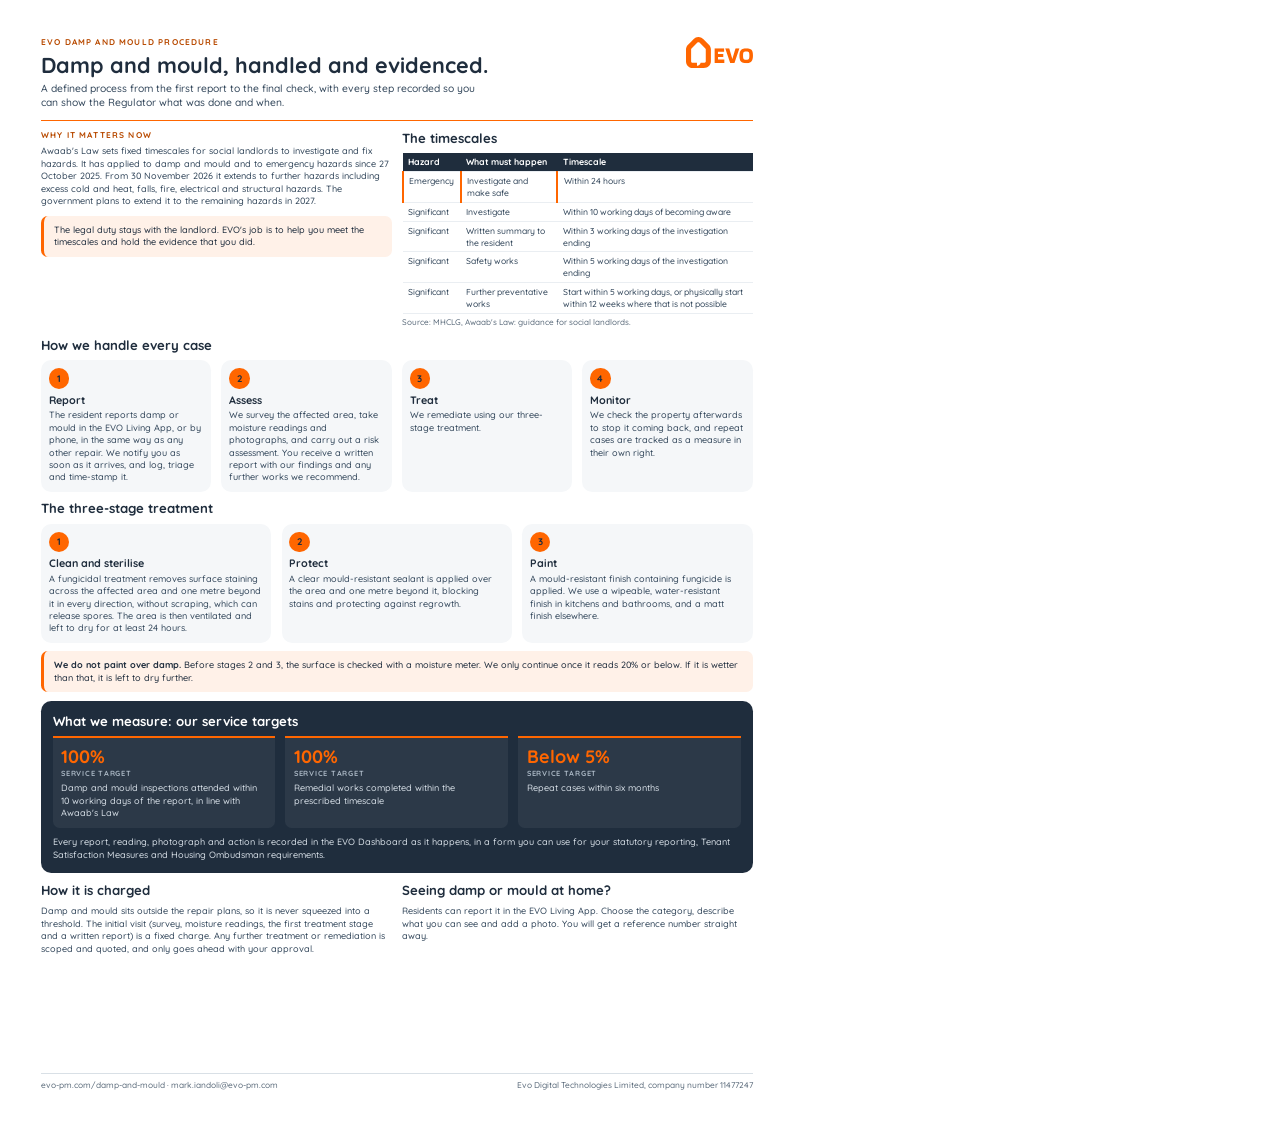
<file: tools/damp-and-mould-pdf/source.html>
<!DOCTYPE html><html lang="en-GB"><head><meta charset="utf-8"><title>EVO Damp and Mould Procedure</title>
<style>
@font-face{font-family:Q;src:url(../../app/fonts/Quicksand-Variable.ttf);font-weight:300 700}
@page{size:A4;margin:0}
*{box-sizing:border-box}
body{margin:0;font-family:Q,sans-serif;color:#33475b;font-size:7.6pt;line-height:1.36;font-weight:500}
.page{zoom:.9;width:233.3mm;height:330mm;padding:11mm 12mm 9mm;display:flex;flex-direction:column;gap:2.6mm}
h1,h2,h3{color:#1f2d3d;margin:0;font-weight:700}
h1{font-size:18pt;line-height:1.1}
h2{font-size:11pt;margin-bottom:1.6mm}
h3{font-size:9pt;margin-bottom:.6mm}
p{margin:0}
.eyebrow{font-size:7pt;letter-spacing:.14em;text-transform:uppercase;color:#b84a00;font-weight:700;margin-bottom:1.2mm}
.top{display:flex;justify-content:space-between;align-items:flex-start;border-bottom:2px solid #ff6600;padding-bottom:3mm}
.top img{height:9mm}
.lead{font-size:8.6pt;max-width:130mm;margin-top:1.5mm}
.row{display:grid;gap:3mm}
.r2{grid-template-columns:1fr 1fr}.r3{grid-template-columns:repeat(3,1fr)}.r4{grid-template-columns:repeat(4,1fr)}
.card{background:#f5f7f9;border-radius:3mm;padding:2.3mm}
.num{display:inline-flex;width:6mm;height:6mm;border-radius:50%;background:#ff6600;color:#1f2d3d;font-weight:700;align-items:center;justify-content:center;font-size:8pt;margin-bottom:1.2mm}
table{width:100%;border-collapse:collapse;font-size:7.2pt}
th,td{text-align:left;padding:.9mm 1.6mm;border-bottom:1px solid #eaeef2;vertical-align:top}
thead th{background:#1f2d3d;color:#fff;font-size:7.4pt}
tr.em td{border-left:3px solid #ff6600}
.callout{background:#fff1e8;border-left:4px solid #ff6600;padding:2.4mm 3mm;border-radius:2mm;color:#1f2d3d}
.navy{background:#1f2d3d;color:#d6dee6;border-radius:3mm;padding:3.5mm}
.navy h2{color:#fff}
.kpi{border-top:3px solid #ff6600;background:rgba(255,255,255,.06);padding:2.5mm;border-radius:0 0 2mm 2mm}
.kpi b{display:block;color:#ff6600;font-size:15pt;line-height:1.1}
.kpi small{display:block;letter-spacing:.1em;text-transform:uppercase;font-size:6.2pt;color:#a9b6c3;margin:.6mm 0 1mm;font-weight:700}
.src{font-size:6.8pt;color:#5b6b7b;margin-top:1mm}
.foot{margin-top:auto;display:flex;justify-content:space-between;font-size:7pt;color:#5b6b7b;border-top:1px solid #d9e0e6;padding-top:2mm}
</style></head><body><div class="page">
<div class="top"><div><div class="eyebrow">EVO Damp and Mould Procedure</div><h1>Damp and mould, handled and evidenced.</h1>
<p class="lead">A defined process from the first report to the final check, with every step recorded so you can show the Regulator what was done and when.</p></div><img src="../../public/images/brand/evo-logo-horizontal.svg" alt="EVO"></div>

<div class="row r2">
<div><div class="eyebrow">Why it matters now</div>
<p>Awaab's Law sets fixed timescales for social landlords to investigate and fix hazards. It has applied to damp and mould and to emergency hazards since 27 October 2025. From 30 November 2026 it extends to further hazards including excess cold and heat, falls, fire, electrical and structural hazards. The government plans to extend it to the remaining hazards in 2027.</p>
<div class="callout" style="margin-top:2.5mm">The legal duty stays with the landlord. EVO's job is to help you meet the timescales and hold the evidence that you did.</div></div>
<div><h2>The timescales</h2>
<table><thead><tr><th>Hazard</th><th>What must happen</th><th>Timescale</th></tr></thead><tbody>
<tr class="em"><td>Emergency</td><td>Investigate and make safe</td><td>Within 24 hours</td></tr>
<tr><td>Significant</td><td>Investigate</td><td>Within 10 working days of becoming aware</td></tr>
<tr><td>Significant</td><td>Written summary to the resident</td><td>Within 3 working days of the investigation ending</td></tr>
<tr><td>Significant</td><td>Safety works</td><td>Within 5 working days of the investigation ending</td></tr>
<tr><td>Significant</td><td>Further preventative works</td><td>Start within 5 working days, or physically start within 12 weeks where that is not possible</td></tr>
</tbody></table><p class="src">Source: MHCLG, Awaab's Law: guidance for social landlords.</p></div>
</div>

<div><h2>How we handle every case</h2><div class="row r4">
<div class="card"><span class="num">1</span><h3>Report</h3><p>The resident reports damp or mould in the EVO Living App, or by phone, in the same way as any other repair. We notify you as soon as it arrives, and log, triage and time-stamp it.</p></div>
<div class="card"><span class="num">2</span><h3>Assess</h3><p>We survey the affected area, take moisture readings and photographs, and carry out a risk assessment. You receive a written report with our findings and any further works we recommend.</p></div>
<div class="card"><span class="num">3</span><h3>Treat</h3><p>We remediate using our three-stage treatment.</p></div>
<div class="card"><span class="num">4</span><h3>Monitor</h3><p>We check the property afterwards to stop it coming back, and repeat cases are tracked as a measure in their own right.</p></div>
</div></div>

<div><h2>The three-stage treatment</h2><div class="row r3">
<div class="card"><span class="num">1</span><h3>Clean and sterilise</h3><p>A fungicidal treatment removes surface staining across the affected area and one metre beyond it in every direction, without scraping, which can release spores. The area is then ventilated and left to dry for at least 24 hours.</p></div>
<div class="card"><span class="num">2</span><h3>Protect</h3><p>A clear mould-resistant sealant is applied over the area and one metre beyond it, blocking stains and protecting against regrowth.</p></div>
<div class="card"><span class="num">3</span><h3>Paint</h3><p>A mould-resistant finish containing fungicide is applied. We use a wipeable, water-resistant finish in kitchens and bathrooms, and a matt finish elsewhere.</p></div>
</div>
<div class="callout" style="margin-top:2.5mm"><b>We do not paint over damp.</b> Before stages 2 and 3, the surface is checked with a moisture meter. We only continue once it reads 20% or below. If it is wetter than that, it is left to dry further.</div></div>

<div class="navy"><h2>What we measure: our service targets</h2><div class="row r3">
<div class="kpi"><b>100%</b><small>Service target</small>Damp and mould inspections attended within 10 working days of the report, in line with Awaab's Law</div>
<div class="kpi"><b>100%</b><small>Service target</small>Remedial works completed within the prescribed timescale</div>
<div class="kpi"><b>Below 5%</b><small>Service target</small>Repeat cases within six months</div>
</div><p style="margin-top:2.5mm">Every report, reading, photograph and action is recorded in the EVO Dashboard as it happens, in a form you can use for your statutory reporting, Tenant Satisfaction Measures and Housing Ombudsman requirements.</p></div>

<div class="row r2">
<div><h2>How it is charged</h2><p>Damp and mould sits outside the repair plans, so it is never squeezed into a threshold. The initial visit (survey, moisture readings, the first treatment stage and a written report) is a fixed charge. Any further treatment or remediation is scoped and quoted, and only goes ahead with your approval.</p></div>
<div><h2>Seeing damp or mould at home?</h2><p>Residents can report it in the EVO Living App. Choose the category, describe what you can see and add a photo. You will get a reference number straight away.</p></div>
</div>

<div class="foot"><span>evo-pm.com/damp-and-mould · mark.iandoli@evo-pm.com</span><span>Evo Digital Technologies Limited, company number 11477247</span></div>
</div></body></html>
</file>
